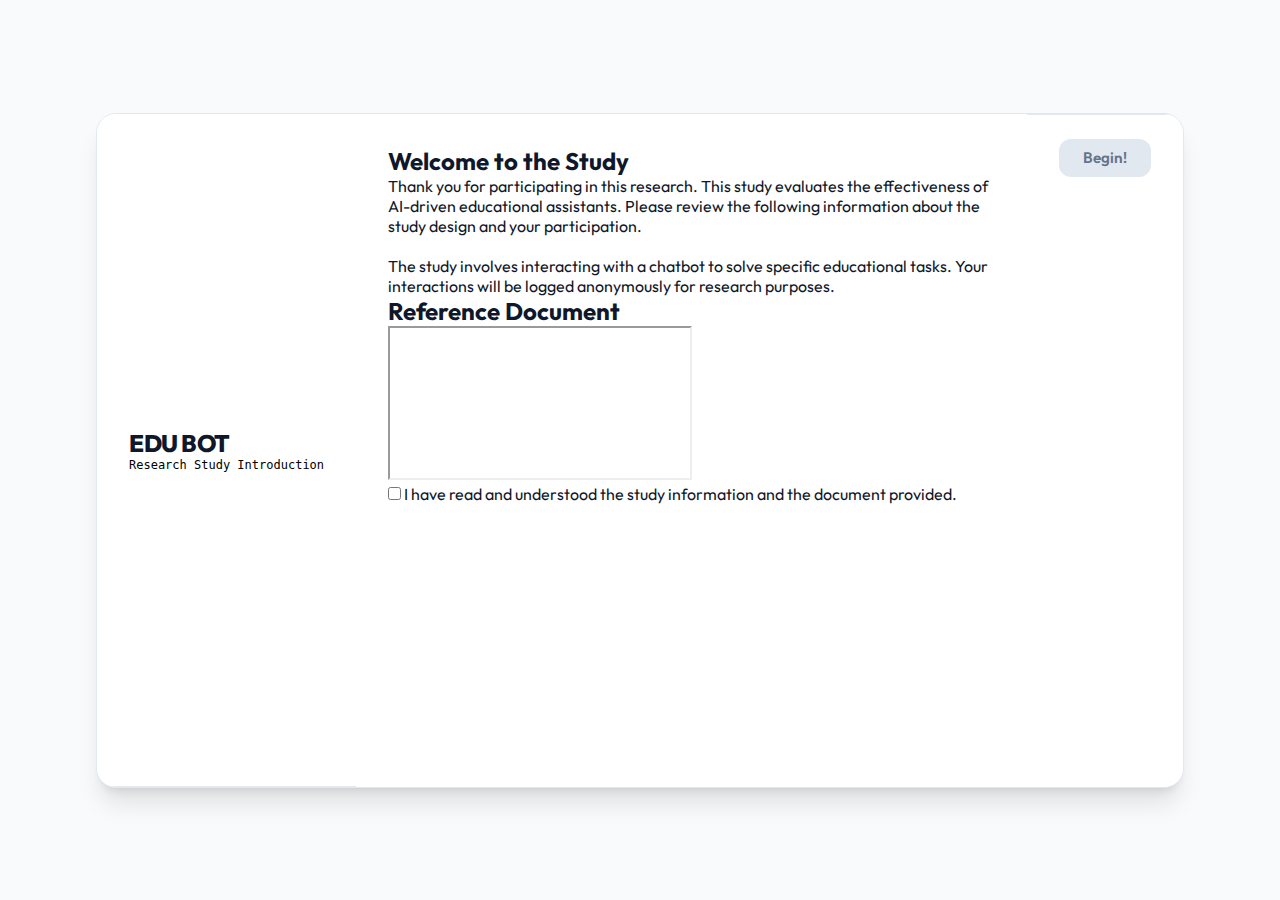
<file: index.html>
<!DOCTYPE html>
<html lang="en">

<head>
    <meta charset="UTF-8">
    <meta name="viewport" content="width=device-width, initial-scale=1.0">
    <title>EDU BOT - Welcome</title>
    <link rel="stylesheet" href="styles.css">
</head>

<body>

    <div id="app-container" class="layout-centered">
        <header>
            <div>
                <h1>EDU BOT</h1>
                <div id="session-display">Research Study Introduction</div>
            </div>
        </header>

        <main>
            <div class="welcome-content">
                <h2>Welcome to the Study</h2>
                <div class="study-description">
                    <p>Thank you for participating in this research. This study evaluates the effectiveness of AI-driven
                        educational assistants. Please review the following information about the study design and your
                        participation.</p>
                    <br>
                    <p>The study involves interacting with a chatbot to solve specific educational tasks. Your
                        interactions will be logged anonymously for research purposes.</p>
                </div>

                <h2>Reference Document</h2>
                <div class="pdf-preview-container">
                    <iframe src="C:/temp/MT0_ErathJohannes_2_Pager.pdf" type="application/pdf">
                        <p>It seems your browser does not support embedded PDFs. You can <a
                                href="C:/temp/MT0_ErathJohannes_2_Pager.pdf">download the PDF here</a>.</p>
                    </iframe>
                </div>

                <div class="confirmation-section">
                    <input type="checkbox" id="read-understood">
                    <label for="read-understood">I have read and understood the study information and the document
                        provided.</label>
                </div>
            </div>
        </main>

        <footer>
            <button id="begin-button" class="begin-button" disabled>Begin!</button>
        </footer>
    </div>

    <script>
        const checkbox = document.getElementById('read-understood');
        const beginBtn = document.getElementById('begin-button');

        checkbox.addEventListener('change', () => {
            beginBtn.disabled = !checkbox.checked;
        });

        beginBtn.addEventListener('click', () => {
            if (!beginBtn.disabled) {
                const randomVal = Math.random();
                const target = randomVal < 0.5 ? 'InterfaceA.html' : 'interfaceB.html';
                console.log(`Random assignment: ${randomVal} -> ${target}`);
                window.location.href = target;
            }
        });
    </script>
</body>

</html>
</file>
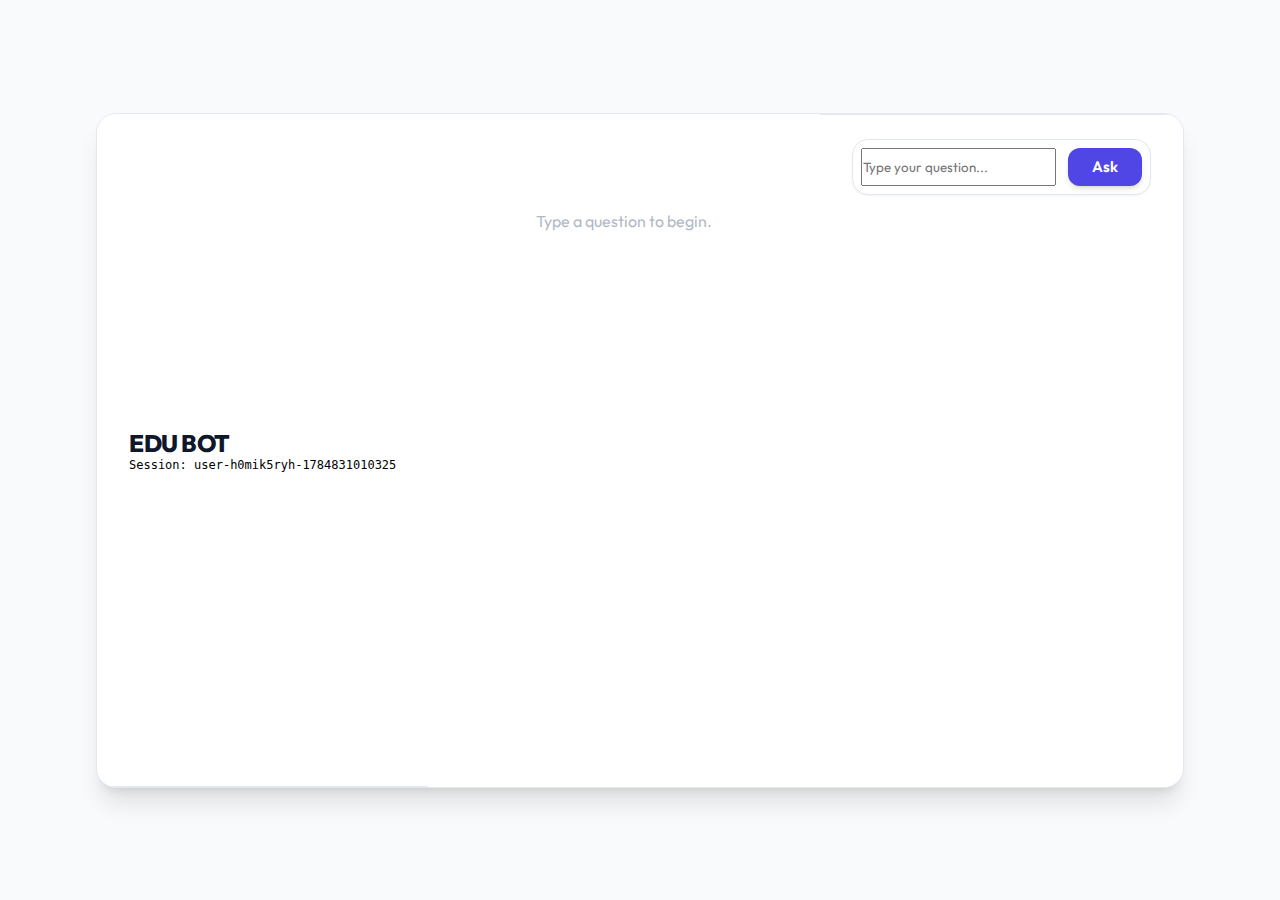
<file: InterfaceA.html>
<!DOCTYPE html>
<html lang="en">

<head>
    <meta charset="UTF-8">
    <meta name="viewport" content="width=device-width, initial-scale=1.0">
    <title>EDU BOT</title>
    <link rel="stylesheet" href="styles.css">
</head>

<body>

    <div id="app-container" class="layout-centered">
        <header>
            <div>
                <h1>EDU BOT</h1>
                <div id="session-display">Session: loading...</div>
            </div>
        </header>

        <main id="chat-window">
            <div class="empty-state" id="empty-state">
                <p>Type a question to begin.</p>
            </div>
        </main>

        <footer>
            <div class="input-group">
                <input type="text" id="user-input" placeholder="Type your question..." autocomplete="off">
                <button id="send-button">Ask</button>
            </div>
        </footer>
    </div>

    <script src="script.js"></script>
</body>

</html>
</file>
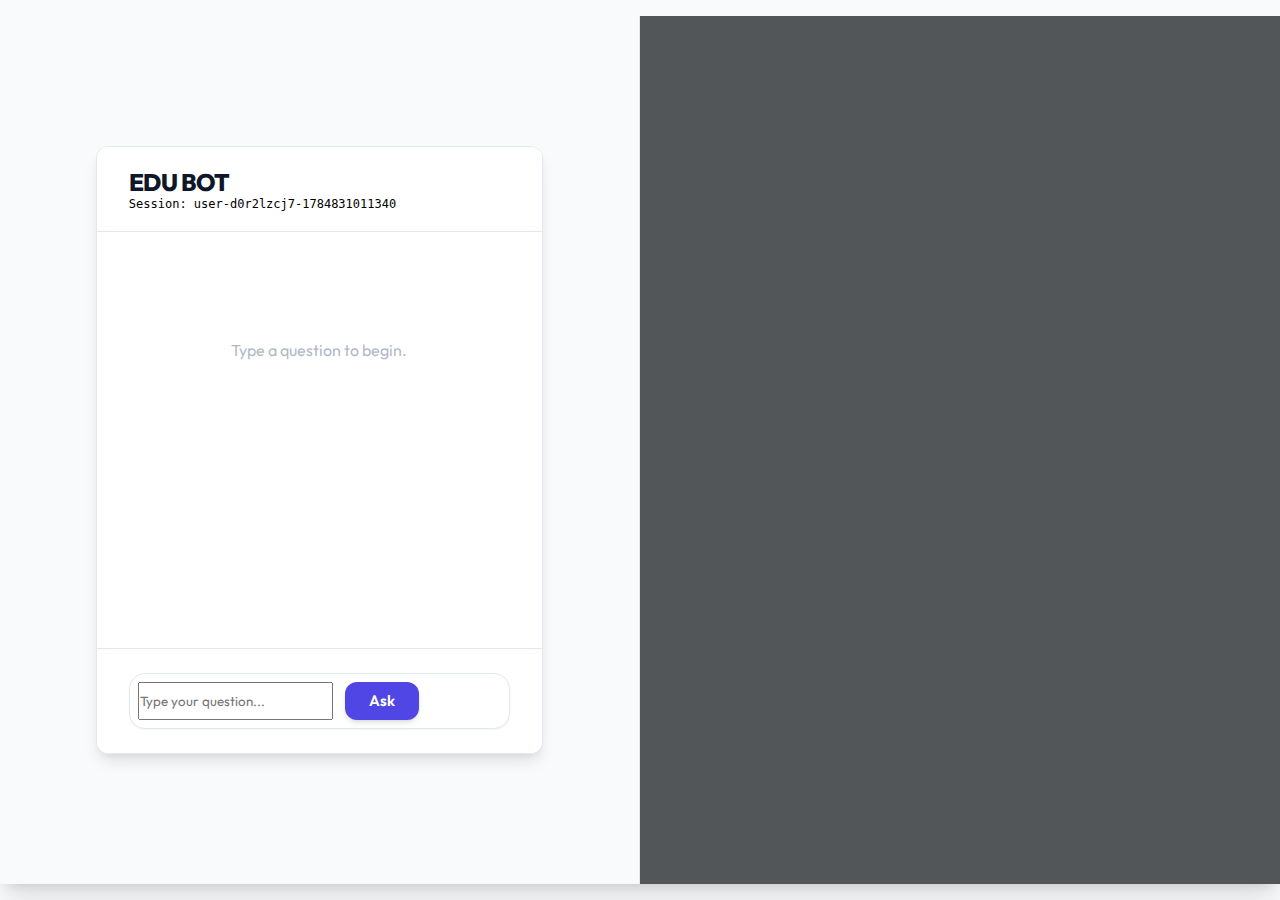
<file: interfaceB.html>
<!DOCTYPE html>
<html lang="en">

<head>
    <meta charset="UTF-8">
    <meta name="viewport" content="width=device-width, initial-scale=1.0">
    <title>EDU BOT</title>
    <link rel="stylesheet" href="styles.css">
</head>

<body>

    <div id="app-container" class="layout-split">
        <!-- LEFT PANEL: Chat Interface -->
        <div id="left-pane-wrapper">
            <section id="chat-panel">
                <header>
                    <div>
                        <h1>EDU BOT</h1>
                        <div id="session-display">Session: loading...</div>
                    </div>
                </header>

                <main id="chat-window">
                    <div class="empty-state" id="empty-state">
                        <p>Type a question to begin.</p>
                    </div>
                </main>

                <footer>
                    <div class="input-group">
                        <input type="text" id="user-input" placeholder="Type your question..." autocomplete="off">
                        <button id="send-button">Ask</button>
                    </div>
                </footer>
            </section>
        </div>

        <!-- RIGHT PANEL: PDF Viewer -->
        <section id="pdf-panel">
            <iframe id="pdf-frame" src="" title="PDF Viewer"></iframe>
        </section>
    </div>

    <script src="script.js"></script>
</body>

</html>
</file>
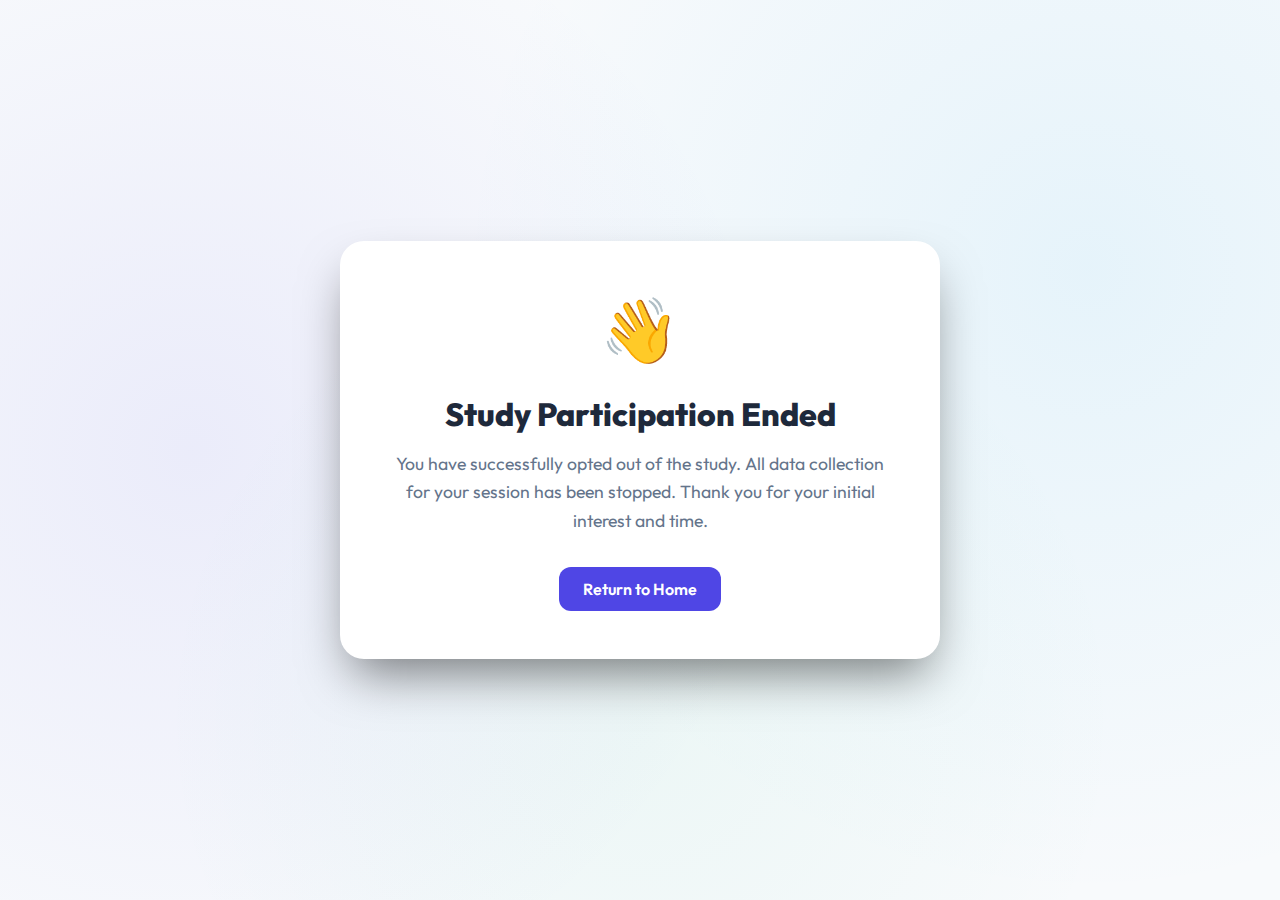
<file: opt-out.html>
<!DOCTYPE html>
<html lang="en">
<head>
    <meta charset="UTF-8">
    <meta name="viewport" content="width=device-width, initial-scale=1.0">
    <title>ClarifAI - Study Opt-Out</title>
    <link rel="stylesheet" href="styles.css">
    <link href="https://fonts.googleapis.com/css2?family=Inter:wght@400;600;700;800&display=swap" rel="stylesheet">
    <style>
        body.landing-page {
            display: flex;
            justify-content: center;
            align-items: center;
            text-align: center;
        }
        .opt-out-container {
            max-width: 600px;
            padding: 3rem;
            background: white;
            border-radius: 1.5rem;
            box-shadow: 0 25px 50px -12px rgba(0, 0, 0, 0.5);
        }
        .opt-out-icon {
            font-size: 4rem;
            margin-bottom: 1.5rem;
        }
        h1 {
            color: #1e293b;
            font-size: 2rem;
            font-weight: 800;
            margin-bottom: 1rem;
        }
        p {
            color: #64748b;
            line-height: 1.6;
            margin-bottom: 2rem;
            font-size: 1.1rem;
        }
        .back-link {
            display: inline-block;
            padding: 0.75rem 1.5rem;
            background: #4f46e5;
            color: white;
            text-decoration: none;
            border-radius: 0.75rem;
            font-weight: 600;
            transition: all 0.2s;
        }
        .back-link:hover {
            background: #4338ca;
            transform: translateY(-2px);
        }
    </style>
</head>
<body class="landing-page">
    <div class="opt-out-container">
        <div class="opt-out-icon">👋</div>
        <h1>Study Participation Ended</h1>
        <p>You have successfully opted out of the study. All data collection for your session has been stopped. Thank you for your initial interest and time.</p>
        <a href="index.html" class="back-link">Return to Home</a>
    </div>
</body>
</html>
</file>
<file: styles.css>
@import url('https://fonts.googleapis.com/css2?family=Outfit:wght@300;400;500;600;700;800&display=swap');

:root {
    --primary-color: #4f46e5;
    /* Indigo 600 */
    --primary-hover: #4338ca;
    /* Indigo 700 */
    --bg-gray: #f8fafc;
    /* Slate 50 */
    --text-main: #0f172a;
    /* Slate 900 */
    --text-muted: #64748b;
    /* Slate 500 */
    --border-color: #e2e8f0;
    /* Slate 200 */
    --border-radius: 1.25rem;
    --font-family: 'Outfit', -apple-system, BlinkMacSystemFont, "Segoe UI", Roboto, sans-serif;

    --header-bg: rgba(255, 255, 255, 0.9);
    --header-text: var(--text-main);

    --bubble-user-bg: var(--primary-color);
    --bubble-user-text: white;
    --bubble-ai-bg: #f1f5f9;
    /* Slate 100 */

    --bubble-radius: 1.25rem;
    --bubble-padding: 0.85rem 1.25rem;

    --input-bg: white;
    --shadow-sm: 0 1px 2px 0 rgb(0 0 0 / 0.05);
    --shadow-md: 0 4px 6px -1px rgb(0 0 0 / 0.1), 0 2px 4px -2px rgb(0 0 0 / 0.1);
    --shadow-lg: 0 10px 15px -3px rgb(0 0 0 / 0.1), 0 4px 6px -4px rgb(0 0 0 / 0.1);
    --shadow-xl: 0 20px 25px -5px rgb(0 0 0 / 0.1), 0 8px 10px -6px rgb(0 0 0 / 0.1);

    --transition-fast: 150ms cubic-bezier(0.4, 0, 0.2, 1);
    --transition-base: 250ms cubic-bezier(0.4, 0, 0.2, 1);
}


* {
    box-sizing: border-box;
    margin: 0;
    padding: 0;
    font-family: var(--font-family);
}

body {
    background-color: var(--bg-gray);
    color: var(--text-main);
    height: 100vh;
    display: flex;
    flex-direction: column;
    justify-content: center;
    align-items: center;
    overflow: hidden;
    padding: 1rem;
}

#app-container {
    background: var(--input-bg);
    display: flex;
    overflow: hidden;
    box-shadow: var(--shadow-xl);
    transition: box-shadow var(--transition-base), transform var(--transition-base);
}

/* LAYOUT: Centered (index.html, InterfaceA.html, interfaceB.html) */
#app-container.layout-centered {
    width: 100%;
    max-width: 85vw;
    height: 75vh;
    border: 1px solid var(--border-color);
    border-radius: var(--border-radius);
    display: flex;
    flex-direction: row;
    align-items: stretch;
    box-shadow: var(--shadow-xl);
}

#chat-wrapper {
    flex: 1;
    display: flex;
    flex-direction: column;
    height: 100%;
    overflow: hidden;
}

#task-description-container {
    flex: 1;
    background: var(--bg-gray);
    border-right: 1px solid var(--border-color);
    display: flex;
    flex-direction: column;
    padding: 2rem;
    overflow-y: auto;
}



/* LAYOUT: Triple Pane (interfaceC.html) */
#app-container.layout-triple {
    width: 100vw;
    height: 100vh;
    display: flex;
    flex-direction: row;
    align-items: stretch;
    background: radial-gradient(circle at top left, #f8fafc, #eef2ff);
    /* Modern backdrop */
}

#app-container.layout-triple #task-description-container {
    flex: 0 0 25%;
    height: 80%;
    /* Match height */
    align-self: center;
    /* Center vertically */
    overflow-y: auto;
    border-right: 1px solid var(--border-color);
    background: rgba(255, 255, 255, 0.8);
    backdrop-filter: blur(10px);
    border-radius: 1rem;
    margin-left: 1rem;
    box-shadow: var(--shadow-lg);
}

#app-container.layout-triple #chat-wrapper {
    flex: 0 0 25%;
    height: 80%;
    /* Match height */
    align-self: center;
    /* Center vertically */
    overflow-y: auto;
    border-right: 1px solid var(--border-color);
    background: rgba(255, 255, 255, 0.8);
    backdrop-filter: blur(10px);
    border-radius: 1rem;
    margin: 0 1rem;
    box-shadow: var(--shadow-lg);
}

#app-container.layout-triple #pdf-panel {
    flex: 0 0 50%;
    height: 100%;
    overflow-y: auto;
    background: #525659;
}

/* LAYOUT: Split Pane (interfaceB.html - KEEP FOR BACKWARD COMPATIBILITY IF NEEDED) */
#app-container.layout-split {
    width: 100vw;
    height: 100vh;
    flex-direction: row;
}

/* LEFT PANEL: Wrapper (Specific to Split Layout) */
#left-pane-wrapper {
    flex: 1;
    display: flex;
    justify-content: center;
    align-items: center;
    max-width: 50%;
    min-width: 320px;
    background-color: var(--bg-gray);
    border-right: 1px solid var(--border-color);
}

/* LEFT PANEL: Chat Window (Specific to Split Layout) */
#chat-panel {
    width: 70%;
    height: 70%;
    display: flex;
    flex-direction: column;
    background: white;
    border-radius: 12px;
    box-shadow: 0 10px 15px -3px rgba(0, 0, 0, 0.1), 0 4px 6px -2px rgba(0, 0, 0, 0.05);
    overflow: hidden;
    border: 1px solid var(--border-color);
}

/* RIGHT PANEL: PDF (Specific to Split Layout) */
#pdf-panel {
    flex: 1;
    height: 100%;
    display: flex;
    background: #525659;
    /* Standard PDF viewer background color */
}

#pdf-frame {
    width: 100%;
    height: 100%;
    border: none;
}

header {
    padding: 1.25rem 2rem;
    border-bottom: 1px solid var(--border-color);
    display: flex;
    justify-content: space-between;
    align-items: center;
    background: var(--header-bg);
    z-index: 10;
}

header h1 {
    font-size: 1.5rem;
    font-weight: 800;
    color: var(--header-text);
    letter-spacing: -0.02em;
}

#session-display {
    font-size: 0.75rem;
    color: black;
    font-family: monospace;
}

main {
    flex: 1;
    overflow-y: auto;
    padding: 2rem;
    display: flex;
    flex-direction: column;
    gap: 1.25rem;
    -ms-overflow-style: none;
    scrollbar-width: none;
    scroll-behavior: smooth;
}

main::-webkit-scrollbar {
    display: none;
}

.message {
    max-width: 82%;
    padding: var(--bubble-padding);
    border-radius: var(--bubble-radius);
    font-size: 0.95rem;
    line-height: 1.6;
    position: relative;
    animation: slideUpFade 0.4s cubic-bezier(0.16, 1, 0.3, 1) forwards;
    box-shadow: var(--shadow-sm);
}

@keyframes slideUpFade {
    from {
        opacity: 0;
        transform: translateY(10px) scale(0.98);
    }

    to {
        opacity: 1;
        transform: translateY(0) scale(1);
    }
}

.user-message {
    align-self: flex-end;
    background-color: var(--bubble-user-bg);
    color: var(--bubble-user-text);
    border-bottom-right-radius: 0;
}

.ai-message {
    align-self: flex-start;
    background-color: var(--bubble-ai-bg);
    color: var(--bubble-ai-text, var(--text-main));
    border-bottom-left-radius: 0;
}

/* THINKING ANIMATION STYLES (Base) */
.thinking-bubble {
    align-self: flex-start;
    background-color: var(--bubble-ai-bg);
    padding: 0.75rem 1rem;
    border-radius: var(--bubble-radius);
    border-bottom-left-radius: 0;
    display: flex;
    align-items: center;
    gap: 4px;
}

.dot {
    width: 6px;
    height: 6px;
    background: #9ca3af;
    border-radius: 50%;
    animation: pulse 1.4s infinite ease-in-out both;
}

.dot:nth-child(1) {
    animation-delay: -0.32s;
}

.dot:nth-child(2) {
    animation-delay: -0.16s;
}

@keyframes pulse {

    0%,
    80%,
    100% {
        transform: scale(0);
        opacity: 0.3;
    }

    40% {
        transform: scale(1);
        opacity: 1;
    }
}


.citation-link {
    background: #e0e7ff;
    color: #4338ca;
    text-decoration: none;
    font-weight: bold;
    font-size: 0.7rem;
    padding: 0.1rem 0.3rem;
    border-radius: 4px;
    margin-left: 4px;
    border: 1px solid #c7d2fe;
    vertical-align: top;
}

.citation-link:hover {
    background: #c7d2fe;
}

footer {
    padding: 1.5rem 2rem;
    border-top: 1px solid var(--border-color);
    background: var(--header-bg);
}

.input-group {
    display: flex;
    gap: 0.75rem;
    background: var(--input-bg);
    padding: 0.5rem;
    border: 1px solid var(--border-color);
    border-radius: 1rem;
    box-shadow: var(--shadow-sm);
    transition: border-color var(--transition-fast), box-shadow var(--transition-fast);
}

.input-group:focus-within {
    border-color: var(--primary-color);
    box-shadow: 0 0 0 3px rgba(79, 70, 229, 0.15);
}

textarea#user-input {
    flex: 1;
    border: none;
    padding: 0.5rem 0.75rem;
    font-size: 0.9rem;
    outline: none;
    color: var(--text-main);
    resize: none;
    overflow-y: auto;
    min-height: 1.5em;
    max-height: 120px;
    line-height: 1.5;
    font-family: inherit;
    background: transparent;
}

button {
    background-color: var(--primary-color);
    color: white;
    border: none;
    padding: 0.6rem 1.5rem;
    border-radius: 0.75rem;
    font-weight: 600;
    font-size: 0.95rem;
    cursor: pointer;
    transition: all var(--transition-fast);
    box-shadow: var(--shadow-md);
}

button:hover:not(:disabled) {
    background-color: var(--primary-hover);
    transform: translateY(-1px);
    box-shadow: var(--shadow-lg);
}

button:active:not(:disabled) {
    transform: translateY(1px);
    box-shadow: var(--shadow-sm);
}

button:disabled {
    background-color: var(--border-color);
    color: var(--text-muted);
    cursor: not-allowed;
    box-shadow: none;
}

.secondary-button {
    background-color: transparent;
    color: var(--primary-color);
    border: 1px solid var(--primary-color);
    margin-top: 0.75rem;
    width: 100%;
}

.secondary-button:hover {
    background-color: #f5f3ff;
}

.opt-out-button {
    background-color: #ffffff;
    color: #ef4444;
    border: 1.5px solid #000000;
    padding: 0.5rem 1rem;
    font-size: 0.85rem;
    font-weight: 700;
    transition: all var(--transition-base);
    border-radius: 0.5rem;
    cursor: pointer;
    box-shadow: none;
}

.opt-out-button:hover,
.opt-out-button:hover:not(:disabled) {
    background-color: #ffffff;
    color: #ef4444;
    border-color: #000000;
    transform: translateY(-1px);
    box-shadow: 0 4px 6px -1px rgba(0, 0, 0, 0.1);
}

.navigation-group {
    display: flex;
    justify-content: center;
}

/* TASK CARD STYLES */
.task-card {
    background: white;
    border-radius: 0.75rem;
    padding: 1.25rem;
    box-shadow: 0 4px 6px -1px rgba(0, 0, 0, 0.1);
    border-left: 4px solid var(--primary-color);
    width: 100%;
    margin-bottom: 0;
}

.task-label {
    display: inline-block;
    background: #eef2ff;
    color: var(--primary-color);
    font-size: 0.7rem;
    font-weight: 700;
    text-transform: uppercase;
    padding: 0.2rem 0.5rem;
    border-radius: 4px;
    margin-bottom: 0.75rem;
}

.task-card-header {
    display: flex;
    justify-content: space-between;
    align-items: center;
    margin-bottom: 0.75rem;
}

.task-card-header .task-label {
    margin-bottom: 0;
}

.source-link {
    display: inline-flex;
    align-items: center;
    gap: 0.4rem;
    font-size: 0.75rem;
    font-weight: 600;
    color: var(--primary-color);
    text-decoration: none;
    padding: 0.3rem 0.6rem;
    background: #f1f5f9;
    border-radius: 0.5rem;
    transition: all var(--transition-fast);
    border: 1px solid transparent;
}

.source-link svg {
    opacity: 0.7;
}

.source-link:hover {
    background: #e0e7ff;
    border-color: #c7d2fe;
    transform: translateY(-1px);
    box-shadow: var(--shadow-sm);
}

.task-card-heading {
    font-size: 1.1rem;
    font-weight: 700;
    color: var(--text-main);
    margin: 0 0 0.75rem 0;
    line-height: 1.3;
}

.task-card-description {
    font-size: 0.9rem;
    color: #475569;
    line-height: 1.6;
    margin: 0 0 0.75rem 0;
}

.task-card-hint {
    font-size: 0.8rem;
    color: #94a3b8;
    font-style: italic;
    margin: 0 0 1rem 0;
}

.option-group {
    display: flex;
    flex-direction: column;
    gap: 0.6rem;
    margin-bottom: 1.25rem;
}

.option-box {
    display: flex;
    align-items: center;
    gap: 1rem;
    padding: 1rem 1.25rem;
    border: 2px solid var(--border-color);
    border-radius: 0.75rem;
    cursor: pointer;
    transition: all var(--transition-fast);
    font-size: 0.95rem;
    color: var(--text-main);
    background: white;
}

.option-box:hover:not(.disabled) {
    border-color: var(--primary-color);
    background: #f8fafc;
    transform: translateY(-1px);
    box-shadow: var(--shadow-sm);
}

.option-box.disabled {
    opacity: 0.6;
    cursor: not-allowed;
    background: #f8fafc;
}

.option-box input[type="radio"] {
    accent-color: var(--primary-color);
    width: 16px;
    height: 16px;
    cursor: pointer;
}

.option-box:has(input:checked) {
    border-color: var(--primary-color);
    background: #eef2ff;
}

.option-label {
    flex: 1;
    line-height: 1.4;
}

.card-next-button {
    width: 100%;
    padding: 1rem;
    font-size: 1rem;
    font-weight: 700;
    border-radius: 0.75rem;
    border: none;
    background: var(--primary-color);
    color: white;
    cursor: pointer;
    transition: all var(--transition-fast);
    box-shadow: var(--shadow-md);
    margin-top: 0.5rem;
}

.card-next-button:hover:not(:disabled) {
    background: var(--primary-hover);
    transform: translateY(-2px);
    box-shadow: var(--shadow-lg);
}

.card-next-button:disabled {
    background: var(--border-color);
    color: var(--text-muted);
    cursor: not-allowed;
    box-shadow: none;
}

.empty-state {
    text-align: center;
    margin-top: 20%;
    color: var(--text-muted);
    opacity: 0.5;
}

/* LANDING PAGE REFRESH */
.landing-page {
    background-color: #f8fafc;
    /* Light Slate Base */
    background-image:
        radial-gradient(circle at 15% 50%, rgba(79, 70, 229, 0.08) 0%, transparent 50%),
        radial-gradient(circle at 85% 30%, rgba(14, 165, 233, 0.08) 0%, transparent 50%),
        radial-gradient(circle at 50% 80%, rgba(16, 185, 129, 0.05) 0%, transparent 50%);
    background-attachment: fixed;
    height: auto;
    min-height: 100vh;
    display: block;
    overflow-y: auto;
    font-family: var(--font-family);
}

.landing-wrapper {
    max-width: 1200px;
    margin: 0 auto;
    padding: 1rem 1rem 2rem;
    /* Reduced padding top and bottom */
    display: flex;
    flex-direction: column;
    gap: 1.5rem;
    min-height: 100vh;
    /* Reduced gap between header, hero, and grid */
}

.landing-header {
    padding: 1rem 0 0 0;
    /* Reduced padding */
    border-bottom: none;
    background: transparent;
}

.header-content {
    display: flex;
    justify-content: space-between;
    align-items: center;
}

.logo {
    font-size: 1.75rem;
    font-weight: 800;
    color: #0f172a;
    /* Dark text for light background */
    letter-spacing: -0.03em;
}

.logo span {
    color: var(--primary-color);
}

.study-label {
    background: rgba(255, 255, 255, 0.1);
    color: white;
    padding: 0.5rem 1rem;
    border-radius: 2rem;
    font-size: 0.8rem;
    font-weight: 600;
    backdrop-filter: blur(8px);
    -webkit-backdrop-filter: blur(8px);
    border: 1px solid rgba(255, 255, 255, 0.2);
}

.hero-section {
    text-align: center;
    padding: 1rem 1rem 1.5rem;
    /* Drastically reduced padding */
    color: #0f172a;
}

.hero-section h1 {
    font-size: 2rem;
    /* Slightly smaller */
    font-weight: 800;
    margin-bottom: 0.5rem;
    /* Reduced margin */
    line-height: 1.1;
    letter-spacing: -0.04em;
    background: linear-gradient(to right, #0f172a, #334155);
    -webkit-background-clip: text;
    background-clip: text;
    -webkit-text-fill-color: transparent;
}

.hero-subtitle {
    font-size: 1.25rem;
    color: #475569;
    /* Darker slate for readability on light bg */
    max-width: 650px;
    margin: 0 auto;
    line-height: 1.6;
}

.content-grid {
    display: grid;
    grid-template-columns: 1fr;
    gap: 1.5rem;
    /* Reduced gap between cards */
}

@media (min-width: 968px) {
    .content-grid {
        grid-template-columns: repeat(2, 1fr);
    }

    .action-card {
        grid-column: 1 / -1;
        /* Make the consent/start box span full width */
        max-width: 800px;
        margin: 0 auto;
        width: 100%;
    }
}

.landing-card {
    background: white;
    border-radius: 1.25rem;
    /* Slightly smaller radius */
    padding: 2rem;
    /* Reduced padding inside cards */
    box-shadow: var(--shadow-lg);
    /* Slightly smaller default shadow */
    border: 1px solid var(--border-color);
}

.landing-card h2 {
    font-size: 1.5rem;
    /* Reduced */
    margin-bottom: 1rem;
    /* Reduced */
    color: #0f172a;
    font-weight: 800;
    letter-spacing: -0.02em;
}

.card-body p {
    margin-bottom: 1rem;
    /* Reduced */
    line-height: 1.6;
    /* Reduced line height */
    color: #334155;
    font-size: 1rem;
    /* Reduced */
}

.card-instruction {
    color: #64748b;
    margin-bottom: 1.5rem;
}

.pdf-link-container {
    margin-top: 1rem;
}

.document-link {
    display: inline-flex;
    align-items: center;
    gap: 0.75rem;
    padding: 0.75rem 1.25rem;
    background: #f8fafc;
    border: 2px solid #e2e8f0;
    border-radius: 0.75rem;
    text-decoration: none;
    transition: all 0.3s cubic-bezier(0.4, 0, 0.2, 1);
}

.document-link:hover {
    border-color: #4f46e5;
    background: #f5f3ff;
    transform: translateY(-2px);
    box-shadow: 0 8px 15px -8px rgba(79, 70, 229, 0.2);
}

.file-icon {
    width: 1.5rem;
    height: 1.5rem;
    color: #4f46e5;
}

.link-text {
    display: flex;
    flex-direction: column;
}

.link-title {
    font-weight: 700;
    color: #1e293b;
    font-size: 0.95rem;
}

.link-meta {
    font-size: 0.75rem;
    color: #64748b;
    margin-top: 1px;
}

.checkbox-wrapper {
    display: flex;
    align-items: center;
}

.checkbox-wrapper input {
    display: none;
}

.checkbox-wrapper label {
    display: flex;
    align-items: flex-start;
    gap: 1rem;
    cursor: pointer;
    color: #334155;
    font-size: 1.05rem;
    line-height: 1.5;
    transition: color var(--transition-fast);
}

.checkbox-wrapper label:hover {
    color: #0f172a;
}

.custom-checkbox {
    min-width: 1.5rem;
    height: 1.5rem;
    border: 2px solid #cbd5e1;
    border-radius: 0.5rem;
    position: relative;
    transition: all var(--transition-fast);
    background: rgba(255, 255, 255, 0.8);
}

.checkbox-wrapper input:checked+label .custom-checkbox {
    background: var(--primary-color);
    border-color: var(--primary-color);
    box-shadow: 0 0 0 3px rgba(79, 70, 229, 0.2);
}

.checkbox-wrapper input:checked+label .custom-checkbox::after {
    content: '';
    position: absolute;
    left: 7px;
    top: 3px;
    width: 5px;
    height: 10px;
    border: solid white;
    border-width: 0 2px 2px 0;
    transform: rotate(45deg);
    animation: checkmark 0.2s cubic-bezier(0.65, 0, 0.45, 1) forwards;
}

@keyframes checkmark {
    0% {
        transform: scale(0) rotate(45deg);
        opacity: 0;
    }

    100% {
        transform: scale(1) rotate(45deg);
        opacity: 1;
    }
}

.cta-button {
    width: 100%;
    margin-top: 1.25rem;
    /* Reduced margin */
    padding: 1rem;
    /* Reduced padding */
    font-size: 1.1rem;
    /* slightly smaller */
    border-radius: 1rem;
    display: flex;
    justify-content: center;
    align-items: center;
    gap: 0.5rem;
    background: linear-gradient(135deg, var(--primary-color), var(--primary-hover));
    color: white;
    font-weight: 700;
    border: none;
    box-shadow: 0 10px 15px -3px rgba(79, 70, 229, 0.3), 0 4px 6px -4px rgba(79, 70, 229, 0.2);
    cursor: pointer;
    transition: all var(--transition-base);
    position: relative;
    overflow: hidden;
}

.cta-button:hover:not(:disabled) {
    transform: translateY(-2px);
    box-shadow: 0 20px 25px -5px rgba(79, 70, 229, 0.4), 0 8px 10px -6px rgba(79, 70, 229, 0.3);
}

.cta-button:active:not(:disabled) {
    transform: translateY(1px);
}

.cta-button:disabled {
    background: #e2e8f0;
    color: #94a3b8;
    box-shadow: none;
    cursor: not-allowed;
    opacity: 1;
}

.btn-icon {
    width: 1.25rem;
    height: 1.25rem;
}

.landing-footer {
    text-align: center;
    padding: 2rem 0;
    color: #94a3b8;
    font-size: 0.85rem;
    margin-top: auto;
}

.instruction-list {
    margin: 1rem 0 1.5rem 1.5rem;
    padding: 0;
    color: #475569;
}

.instruction-list li {
    margin-bottom: 0.75rem;
    line-height: 1.6;
}

.instruction-list li strong {
    color: #1e293b;
}

.important-note {
    background: #fff7ed;
    border-left: 4px solid #f97316;
    padding: 1rem;
    border-radius: 0.5rem;
    color: #9a3412;
    font-size: 0.95rem;
    line-height: 1.5;
}

@media (max-width: 640px) {
    .hero-section h1 {
        font-size: 2rem;
    }

    .landing-card {
        padding: 1.5rem;
    }
}

/* MOBILE BLOCKER OVERLAY */
#mobile-overlay {
    display: none;
    position: fixed;
    top: 0;
    left: 0;
    width: 100vw;
    height: 100vh;
    background: rgba(15, 23, 42, 0.95);
    backdrop-filter: blur(8px);
    z-index: 9999;
    align-items: center;
    justify-content: center;
    padding: 2rem;
    text-align: center;
    color: white;
}

.mobile-overlay-content {
    background: white;
    color: #0f172a;
    padding: 2.5rem;
    border-radius: 1.5rem;
    max-width: 400px;
    box-shadow: 0 25px 50px -12px rgba(0, 0, 0, 0.25);
}

.mobile-overlay-content h2 {
    font-size: 1.5rem;
    font-weight: 800;
    margin-bottom: 1rem;
    color: #ef4444;
}

.mobile-overlay-content p {
    font-size: 1.05rem;
    line-height: 1.6;
    color: #475569;
}

@media (max-width: 1000px) {
    #mobile-overlay {
        display: flex !important;
    }

    #app-container,
    .landing-wrapper,
    .questionnaire-container {
        display: none !important;
    }
}
</file>
